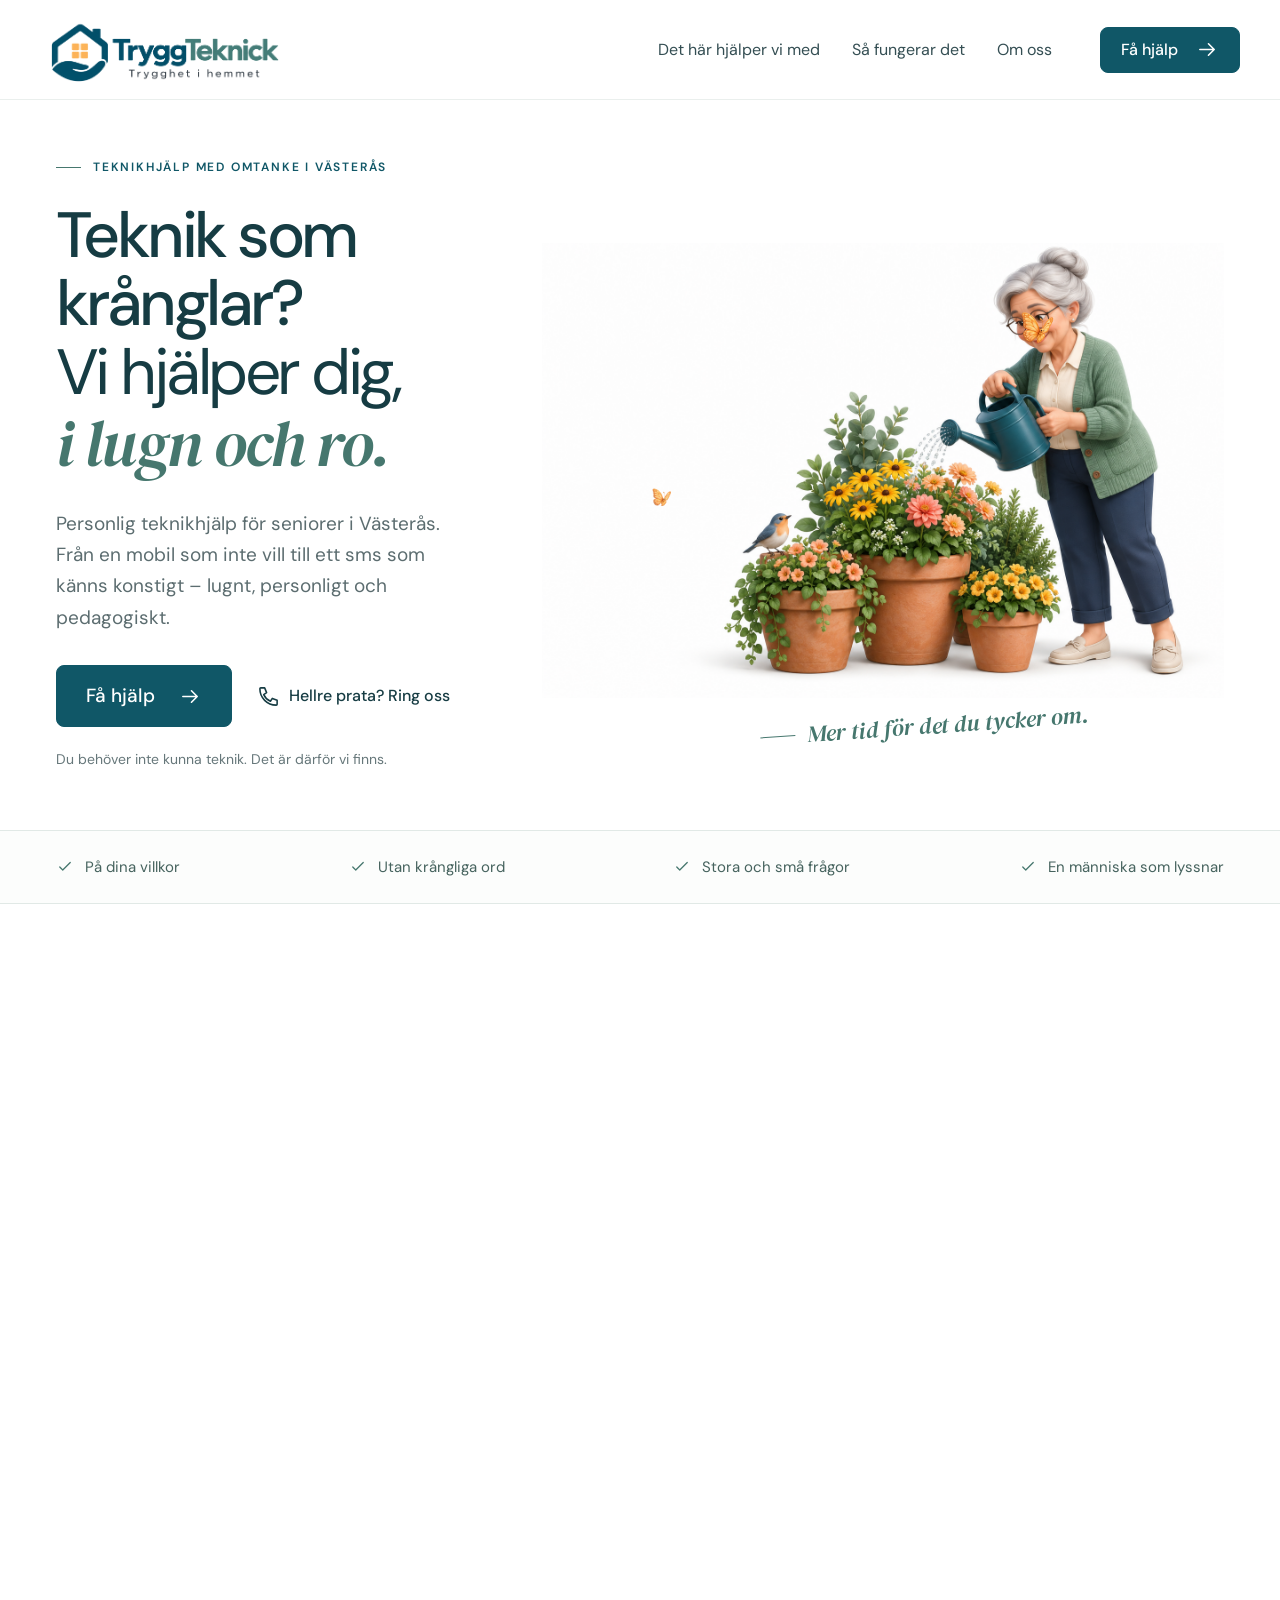
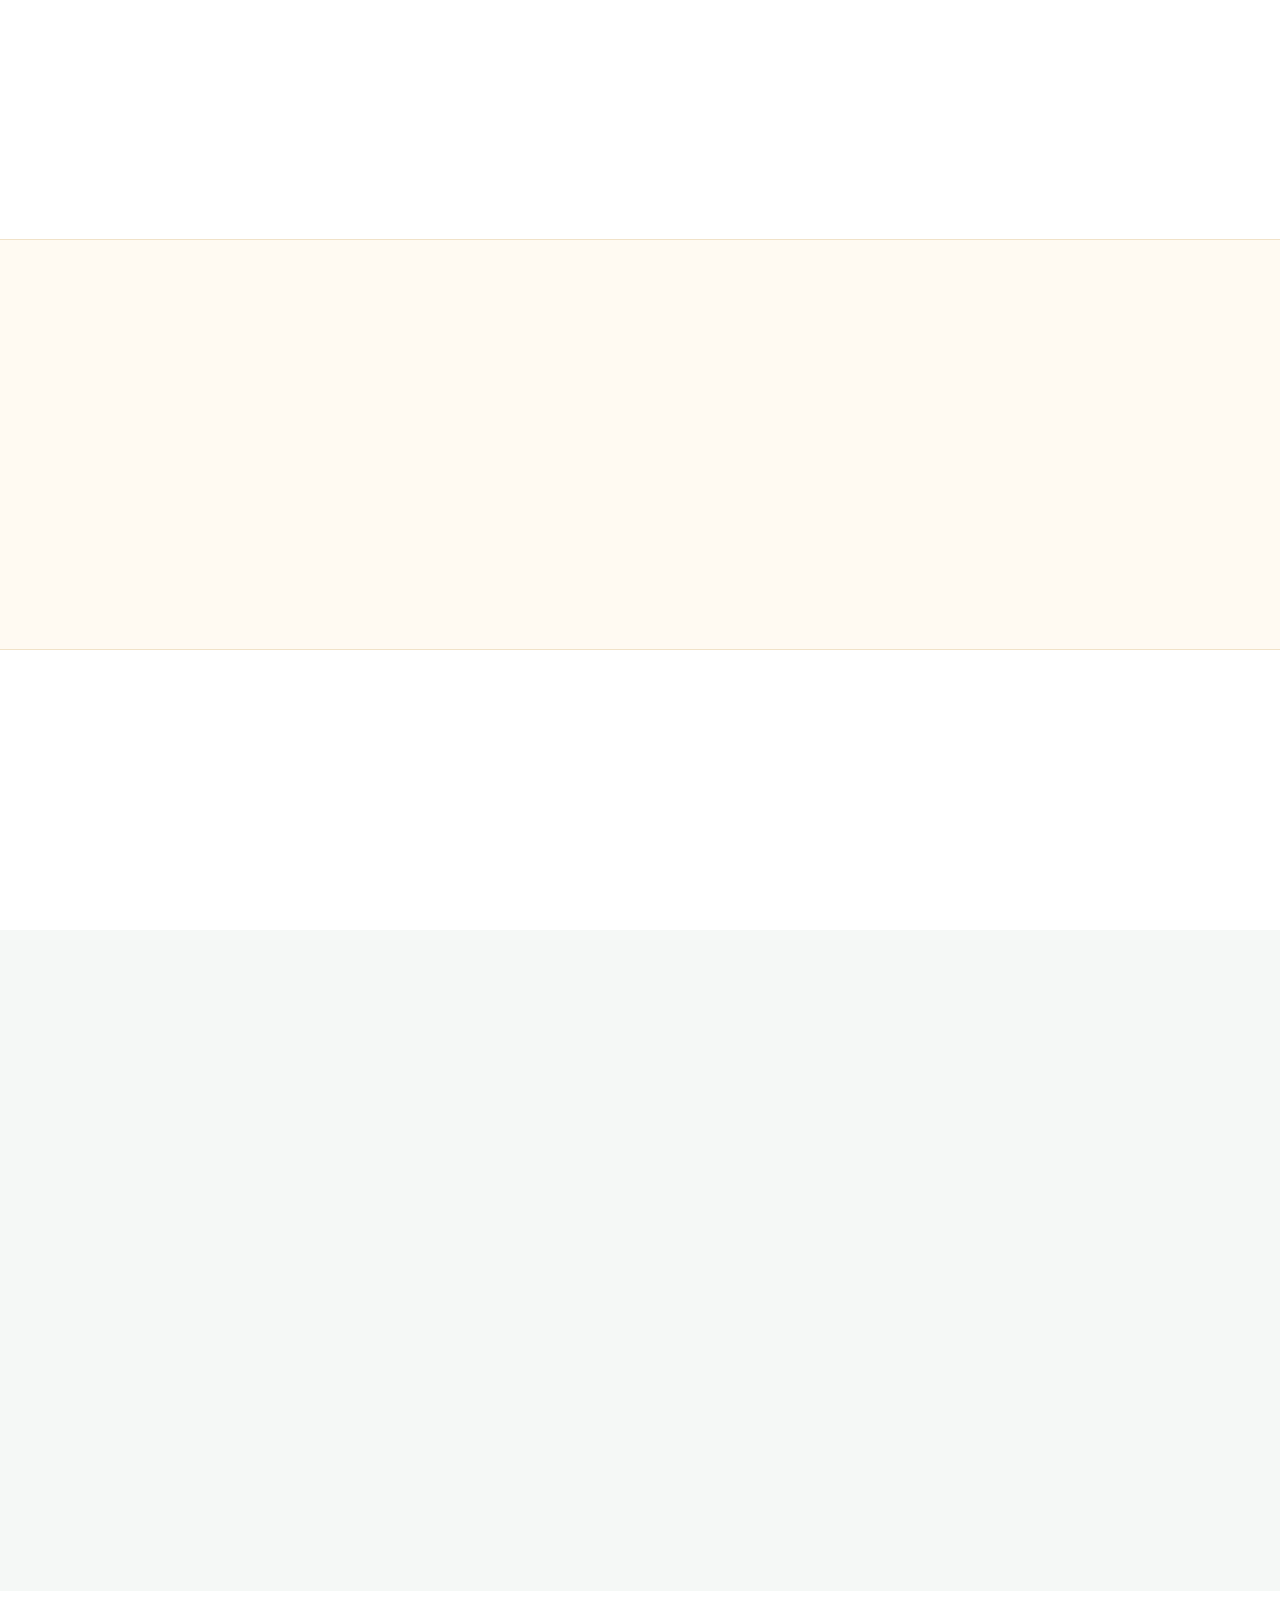
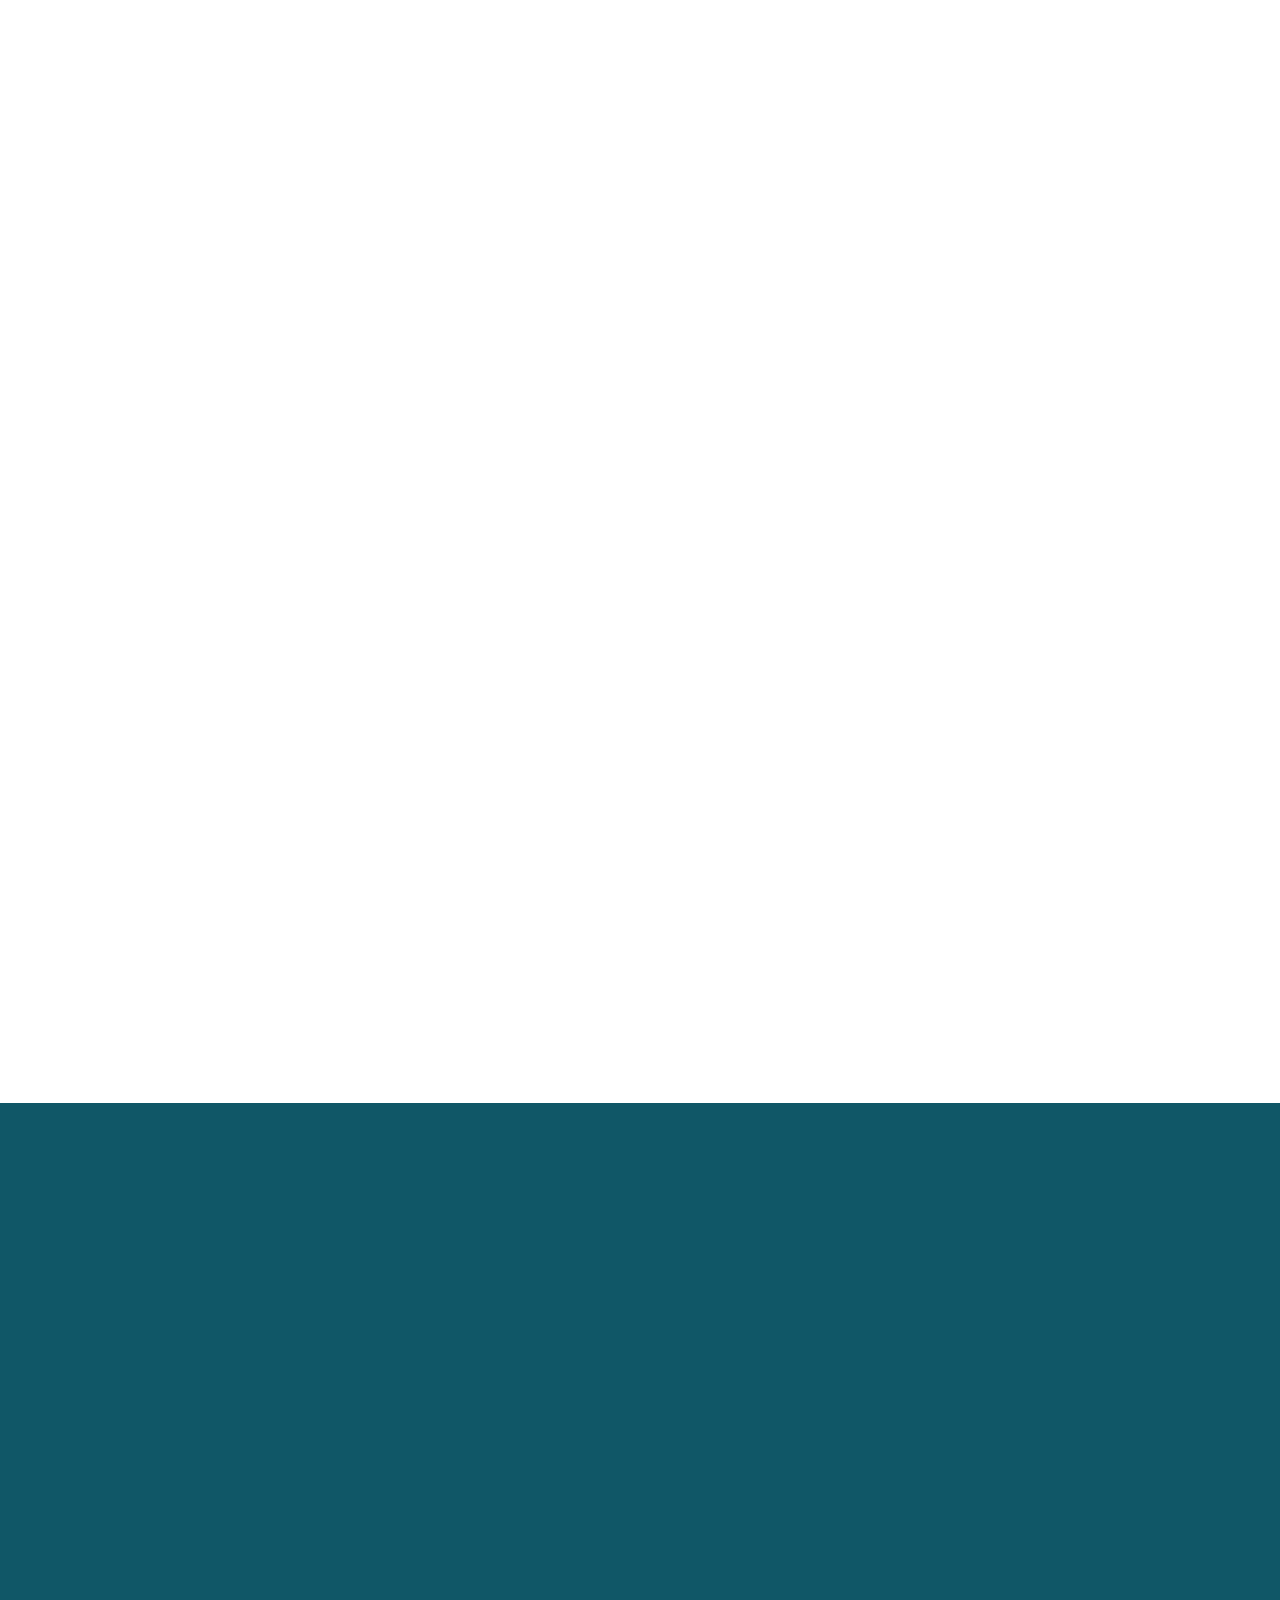
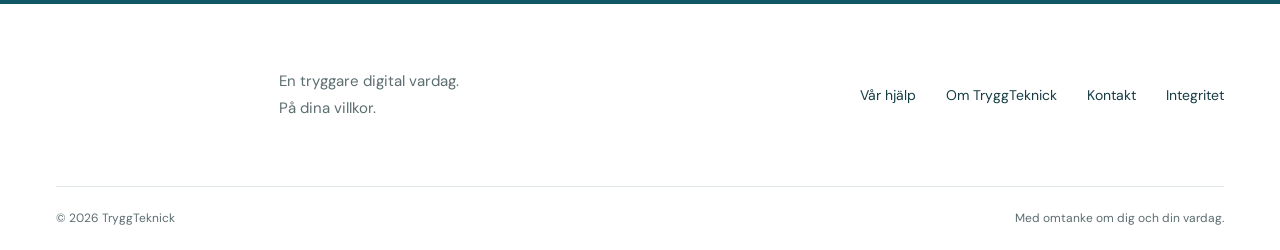
<file: index.html>
<!doctype html>
<html lang="sv">
<head>
<meta charset="utf-8"><meta name="viewport" content="width=device-width,initial-scale=1">
<title>TryggTeknick – teknikhjälp för seniorer i Västerås</title>
<meta name="description" content="Trygg och personlig teknikhjälp för seniorer i Västerås. Hjälp med mobil, dator, surfplatta, Wi-Fi, digitala tjänster och digital trygghet – lugnt och pedagogiskt.">
<meta name="robots" content="index,follow">
<meta name="theme-color" content="#105767">
<meta name="referrer" content="strict-origin-when-cross-origin">
<link rel="canonical" href="https://tryggteknick.se/">
<meta property="og:type" content="website">
<meta property="og:locale" content="sv_SE">
<meta property="og:title" content="TryggTeknick – teknikhjälp för seniorer i Västerås">
<meta property="og:description" content="Trygg och personlig teknikhjälp för seniorer i Västerås – lugnt, personligt och pedagogiskt.">
<meta property="og:url" content="https://tryggteknick.se/">
<meta name="twitter:card" content="summary">
<meta http-equiv="Content-Security-Policy" content="default-src 'self'; img-src 'self' data:; style-src 'self'; font-src 'self'; script-src 'self'; connect-src https://formsubmit.co; form-action https://formsubmit.co; base-uri 'self'; object-src 'none'">
<link rel="icon" type="image/png" href="./assets/favicon.png?v=20260923">
<link rel="stylesheet" href="./assets/fonts.css"><link rel="stylesheet" href="./styles.css"><link rel="stylesheet" href="./site-fixes.css?v=20260923-spacing-4">
<script src="./app.js?v=20260923-form-origin-2" defer></script>
</head>
<body>
<a class="skip-link" href="#main">Hoppa till innehållet</a>
<svg class="icon-definitions" xmlns="http://www.w3.org/2000/svg" aria-hidden="true"><defs>
<symbol id="arrow" viewBox="0 0 24 24"><path d="M4 12h15m-6-6 6 6-6 6"/></symbol>
<symbol id="phone" viewBox="0 0 24 24"><path d="M8 3H4a1 1 0 0 0-1 1c0 9.4 7.6 17 17 17a1 1 0 0 0 1-1v-4l-5-2-2 3a14 14 0 0 1-7-7l3-2Z"/></symbol>
<symbol id="check" viewBox="0 0 24 24"><path d="m5 12 4 4L19 6"/></symbol>
<symbol id="devices" viewBox="0 0 48 48"><rect x="6" y="8" width="29" height="23" rx="3"/><path d="M14 39h16m-8-8v8"/><rect x="30" y="21" width="13" height="22" rx="3"/><path d="M35 37h3"/></symbol>
<symbol id="shield" viewBox="0 0 48 48"><path d="M24 5 8 12v11c0 10 16 19 16 19s16-9 16-19V12Z"/><path d="m16 23 6 6 11-12"/></symbol>
<symbol id="message" viewBox="0 0 48 48"><path d="M10 7h28a5 5 0 0 1 5 5v20a5 5 0 0 1-5 5H21L10 44v-7a5 5 0 0 1-5-5V12a5 5 0 0 1 5-5Z"/><path d="M14 18h20M14 26h13"/></symbol>
<symbol id="chevron" viewBox="0 0 24 24"><path d="m6 9 6 6 6-6"/></symbol>
<symbol id="close" viewBox="0 0 24 24"><path d="m6 6 12 12M6 18 18 6"/></symbol>
<symbol id="pause" viewBox="0 0 24 24"><path d="M9 5v14M15 5v14"/></symbol>
<symbol id="play" viewBox="0 0 24 24"><path d="m8 5 11 7-11 7Z"/></symbol>
</defs></svg>
<header class="site-header">
 <div class="nav-wrap">
  <a class="brand" href="#" aria-label="TryggTeknick, till startsidan"><span class="brand-wordmark"><img src="./assets/tryggteknick-logo-wide.png" alt="TryggTeknick – Trygghet i hemmet" width="2172" height="724"></span></a>
  <nav class="desktop-nav" aria-label="Huvudmeny"><a href="#hjalp">Det här hjälper vi med</a><a href="#sa-funkar-det">Så fungerar det</a><a href="#om-oss">Om oss</a></nav>
  <a class="button nav-cta" href="#kontakt">Få hjälp <svg class="icon"><use href="#arrow"/></svg></a>
  <button class="menu-toggle" aria-expanded="false" aria-controls="mobile-menu" aria-label="Öppna meny"><span></span><span></span></button>
 </div>
 <nav id="mobile-menu" class="mobile-menu" aria-label="Mobilmeny" hidden><a href="#hjalp">Det här hjälper vi med</a><a href="#sa-funkar-det">Så fungerar det</a><a href="#om-oss">Om oss</a><a href="#kontakt">Kontakta oss</a></nav>
</header>
<main id="main">
 <section class="hero container" aria-labelledby="hero-heading">
  <div class="hero-copy">
   <p class="eyebrow"><span class="eyebrow-line"></span> TEKNIKHJÄLP MED OMTANKE I VÄSTERÅS</p>
   <h1 id="hero-heading">Teknik som<br>krånglar?<br><span class="hero-answer">Vi hjälper dig,</span><br><em>i lugn och ro.</em></h1>
   <p class="hero-description">Personlig teknikhjälp för seniorer i Västerås. Från en mobil som inte vill till ett sms som känns konstigt – lugnt, personligt och pedagogiskt.</p>
   <div class="hero-actions"><a class="button button-large" href="#kontakt">Få hjälp <svg class="icon"><use href="#arrow"/></svg></a><a class="text-button" href="tel:+46720470375"><svg class="icon"><use href="#phone"/></svg> Hellre prata? Ring oss</a></div>
   <p class="hero-note">Du behöver inte kunna teknik. Det är därför vi finns.</p>
  </div>
  <div class="hero-visual">
   <div class="garden-scene"><img class="garden-art" src="./assets/garden.png" alt="En glad mormor vattnar blommor i sin trädgård, med en liten fågel som sällskap." width="1536" height="1024" fetchpriority="high"><span class="butterfly butterfly-one" aria-hidden="true"><img src="./assets/butterfly.png" alt="" width="1536" height="1024"></span><span class="butterfly butterfly-two" aria-hidden="true"><img src="./assets/butterfly.png" alt="" width="1536" height="1024"></span></div>
   <div class="scene-caption"><span class="caption-stroke"></span> Mer tid för det du tycker om.</div>
  </div>
 </section>
 <div class="reassurance-strip"><div class="container reassurance-content"><span><svg class="icon"><use href="#check"/></svg> På dina villkor</span><span><svg class="icon"><use href="#check"/></svg> Utan krångliga ord</span><span><svg class="icon"><use href="#check"/></svg> Stora och små frågor</span><span><svg class="icon"><use href="#check"/></svg> En människa som lyssnar</span></div></div>
 <section id="hjalp" class="services section container">
  <div class="section-heading reveal"><div><p class="eyebrow">EN LITE ENKLARE VARDAG</p><h2>Vad kan vi<br>hjälpa dig <em>med?</em></h2></div><p>Inget problem är för litet.<br>Och du behöver inte veta vad det heter.</p></div>
  <div class="service-grid">
   <article class="service-card reveal"><svg class="service-icon"><use href="#devices"/></svg><span class="service-number">01</span><h3>Tekniken hemma</h3><p>Mobilen, datorn, surfplattan eller TV:n. Vi hjälper dig med det som inte fungerar som du vill.</p><ul><li>Komma igång med en ny enhet</li><li>Inställningar, installation och internet</li><li>Få vardagstekniken att fungera</li></ul><button class="service-link" data-help="Tekniken hemma">Det här vill jag ha hjälp med <svg class="icon"><use href="#arrow"/></svg></button></article>
   <article class="service-card reveal"><svg class="service-icon"><use href="#message"/></svg><span class="service-number">02</span><h3>Det digitala vardagslivet</h3><p>En ny app eller en digital tjänst? Vi förklarar steg för steg, i en takt som passar dig.</p><ul><li>Förstå appar och digitala tjänster</li><li>Vägledning kring BankID – du gör alltid koder och godkännanden själv</li><li>Våga prova något nytt</li></ul><button class="service-link" data-help="Appar och digitala tjänster">Det här vill jag ha hjälp med <svg class="icon"><use href="#arrow"/></svg></button></article>
   <article class="service-card service-card-warm reveal"><svg class="service-icon"><use href="#shield"/></svg><span class="service-number">03</span><h3>Tryggare på nätet</h3><p>Ett oväntat sms, mejl eller samtal kan väcka frågor. Vi hjälper dig att förstå vad du ska vara uppmärksam på.</p><ul><li>Prata om misstänkta meddelanden</li><li>Lära känna vanliga varningssignaler</li><li>Bli säkrare i din digitala vardag</li></ul><button class="service-link" data-help="Digital trygghet">Det här vill jag ha hjälp med <svg class="icon"><use href="#arrow"/></svg></button></article>
  </div>
 </section>
 <section id="sakerhet" class="security-section section" aria-labelledby="security-heading">
  <div class="container security-layout reveal">
   <div><p class="eyebrow">DIN SÄKERHET KOMMER FÖRST</p><h2 id="security-heading">Vi hjälper dig.<br><em>Du behåller kontrollen.</em></h2></div>
   <div class="security-points">
    <p><strong>Vi ber aldrig om dina lösenord, PIN-koder eller BankID-koder.</strong></p>
    <p>Du skriver själv in känsliga uppgifter och gör alltid BankID-godkännanden själv.</p>
    <p>Är något oklart eller känns osäkert stannar vi upp och förklarar innan vi går vidare.</p>
   </div>
  </div>
 </section>
 <section class="breathing-space container reveal" aria-label="Vårt sätt att hjälpa"><p>Du ska få tid att leva.<br><span>Inte behöva bråka med tekniken.</span></p><div class="tiny-divider"></div></section>
 <section id="sa-funkar-det" class="how-section section">
  <div class="container how-layout"><div class="how-intro reveal"><p class="eyebrow">DET BÖRJAR MED ETT HEJ</p><h2>Vi tar det<br><em>steg för steg.</em></h2><p>Du behöver inte felsöka först, välja rätt tjänst eller skapa ett konto.</p><a class="text-link" href="#kontakt">Ta första steget <svg class="icon"><use href="#arrow"/></svg></a></div>
   <ol class="steps"><li class="reveal"><span class="step-index">1</span><div><h3>Berätta vad som händer</h3><p>Ring eller beskriv ditt problem med dina egna ord. ”Den där saken fungerar inte” är en bra början.</p></div></li><li class="reveal"><span class="step-index">2</span><div><h3>Vi hittar rätt hjälp tillsammans</h3><p>Vi lyssnar, ställer frågor och går igenom hur vi kan hjälpa dig. Du får veta upplägg och pris innan du bestämmer dig.</p></div></li><li class="reveal"><span class="step-index">3</span><div><h3>Du får hjälp i din egen takt</h3><p>Vi förklarar så att du förstår. Och du får alltid fråga en gång till.</p></div></li></ol>
  </div>
 </section>
 <section id="om-oss" class="about-section section container">
  <div class="about-visual reveal"><img src="./assets/coffee.png" width="1024" height="1024" loading="lazy" alt="Mormor sitter bekvämt med sin telefon och en kopp kaffe."></div>
  <div class="about-copy reveal"><p class="eyebrow">MÄNNISKAN FÖRST. TEKNIKEN SEDAN.</p><h2>Lite mer trygghet.<br><em>Lite mindre krångel.</em></h2><p>Teknik kan göra livet enklare. Men ibland behöver man en hjälpande hand. Det betyder inte att man inte kan själv.</p><p>TryggTeknick hjälper seniorer i Västerås som vill känna sig säkrare i en digital vardag. Vi möter dig där du är, med tålamod, tydliga förklaringar och respekt för din tid.</p><p class="about-signoff">Du sköter livet. Vi hjälper till med tekniken.</p></div>
 </section>
 <section class="questions section container" aria-labelledby="faq-heading"><div class="questions-intro reveal"><p class="eyebrow">BRA ATT VETA</p><h2 id="faq-heading">Kanske undrar <em>du...</em></h2><p>Här är svar på några vanliga frågor.</p></div><div class="faq-list reveal">
  <details><summary>Måste jag kunna något om teknik?<svg class="icon"><use href="#chevron"/></svg></summary><p>Nej. Beskriv vad som händer, precis som du skulle berätta det för en vän. Vi hjälper dig att reda ut resten och förklarar utan krångliga ord.</p></details>
  <details><summary>Kan jag kontakta er för en liten fråga?<svg class="icon"><use href="#chevron"/></svg></summary><p>Ja. Frågor om inställningar, en app eller ett meddelande är också välkomna. Du behöver inte ha ett stort teknikproblem för att be om hjälp.</p></details>
  <details><summary>Kan jag ordna hjälp åt en anhörig?<svg class="icon"><use href="#chevron"/></svg></summary><p>Ja. Berätta vad din anhöriga behöver hjälp med, så pratar vi om ett upplägg tillsammans med personen som ska få hjälpen.</p></details>
  <details><summary>Hur arbetar ni med BankID och känsliga uppgifter?<svg class="icon"><use href="#chevron"/></svg></summary><p>Vi ber aldrig om lösenord, PIN-koder eller BankID-koder. Du skriver själv in känsliga uppgifter och gör själv alla BankID-godkännanden.</p></details>
  <details><summary>Vad kostar hjälpen?<svg class="icon"><use href="#chevron"/></svg></summary><p>Det beror på vad du behöver hjälp med. Vi går igenom upplägg och pris med dig innan du bestämmer dig. En prislista är ännu inte publicerad.</p></details>
  <details><summary>Hur kontaktar jag er?<svg class="icon"><use href="#chevron"/></svg></summary><p>Använd formuläret under Kontakt för att skicka din fråga till tryggteknick@gmail.com. Ange din e-postadress så att vi kan svara. Du kan också ringa oss på <a href="tel:+46720470375">072 047 03 75</a>.</p></details>
 </div></section>
 <section id="kontakt" class="contact-section"><div class="container contact-layout"><div class="contact-copy reveal"><p class="eyebrow">EN HJÄLPANDE HAND FINNS NÄRA</p><h2>Ska vi göra<br>det lite <em>enklare?</em></h2><p>Börja med att berätta vad du funderar på.<br>Du behöver inte ha alla svar.</p><p class="availability">Vi hjälper i första hand seniorer i Västerås. Kontakta oss via formuläret, mejl eller telefon.</p></div><div class="contact-options reveal">
  <article id="ring-oss" class="contact-option"><div class="contact-icon"><svg class="icon"><use href="#phone"/></svg></div><div><h3>Prata med oss</h3><p>För dig som hellre vill ringa.</p><a class="contact-link" href="tel:+46720470375">072 047 03 75</a></div></article>
  <article class="contact-option"><div class="contact-icon"><svg class="icon"><use href="#message"/></svg></div><div><h3>Skriv med egna ord</h3><p>Berätta vad du vill ha hjälp med.</p><button class="contact-link" data-help="">Beskriv din fråga <svg class="icon"><use href="#arrow"/></svg></button><small>Du kan också mejla tryggteknick@gmail.com direkt.</small></div></article>
 </div></div></section>
</main>
<footer><div class="container footer-main"><a href="#" aria-label="TryggTeknick, till toppen"><img class="footer-logo" src="./assets/tryggteknick-logo.png" alt="TryggTeknick – Trygghet i hemmet" width="807" height="531" loading="lazy"></a><p>En tryggare digital vardag.<br>På dina villkor.</p><nav aria-label="Sidfot"><a href="#hjalp">Vår hjälp</a><a href="#om-oss">Om TryggTeknick</a><a href="#kontakt">Kontakt</a><a href="./integritet.html">Integritet</a></nav></div><div class="container footer-bottom"><span>© <span id="year">2026</span> TryggTeknick</span><span>Med omtanke om dig och din vardag.</span></div></footer>
<dialog id="help-dialog" aria-labelledby="dialog-title"><div class="dialog-content">
<button class="dialog-close" type="button" aria-label="Stäng"><svg class="icon"><use href="#close"/></svg></button>
<p class="eyebrow">VI BÖRJAR HÄR</p><h2 id="dialog-title">Vad behöver du<br><em>hjälp med?</em></h2><p>Du behöver inte använda tekniska ord.</p>
<form id="help-form" action="https://formsubmit.co/tryggteknick@gmail.com" method="POST" accept-charset="UTF-8">
<input type="hidden" name="_subject" value="Ny fråga från TryggTeknicks hemsida">
<input type="hidden" name="_url" value="https://tryggteknick.se/">
<input type="hidden" name="_template" value="table">
<input class="hp-field" type="text" name="_honey" tabindex="-1" autocomplete="off" aria-hidden="true">
<label for="help-category">Vad handlar din fråga om?</label>
<select id="help-category" name="category"><option value="">Jag är inte riktigt säker</option><option>Tekniken hemma</option><option>Appar och digitala tjänster</option><option>Digital trygghet</option><option>Något annat</option></select>
<label for="help-email">Din e-postadress</label><input id="help-email" type="email" name="email" autocomplete="email" maxlength="254" required aria-describedby="email-hint"><p id="email-hint" class="field-hint">Så att vi kan svara på din fråga.</p>
<label for="help-description">Berätta med egna ord</label><textarea id="help-description" name="message" rows="4" minlength="5" maxlength="1500" required placeholder="Till exempel: Jag har en ny mobil och vill ha hjälp att komma igång."></textarea>
<p class="form-safety">Skriv inte lösenord, PIN-koder, BankID-koder, kortuppgifter eller andra känsliga uppgifter.</p>
<p class="field-hint">Din fråga förmedlas via FormSubmit till vår e-post. <a id="help-privacy-link" href="./integritet.html">Läs om personuppgifter och lagringstid</a>.</p>
<button class="button form-submit" type="submit">Skicka fråga <svg class="icon"><use href="#arrow"/></svg></button>
<p id="help-status" class="field-hint" role="status" aria-live="polite"></p>
</form></div></dialog>
<div id="help-thanks" class="help-thanks" hidden><p role="status" aria-live="polite">Tack för ditt meddelande!</p><button id="dismiss-thanks" type="button" aria-label="Stäng tackmeddelandet">Stäng</button></div>
</body></html>
</file>
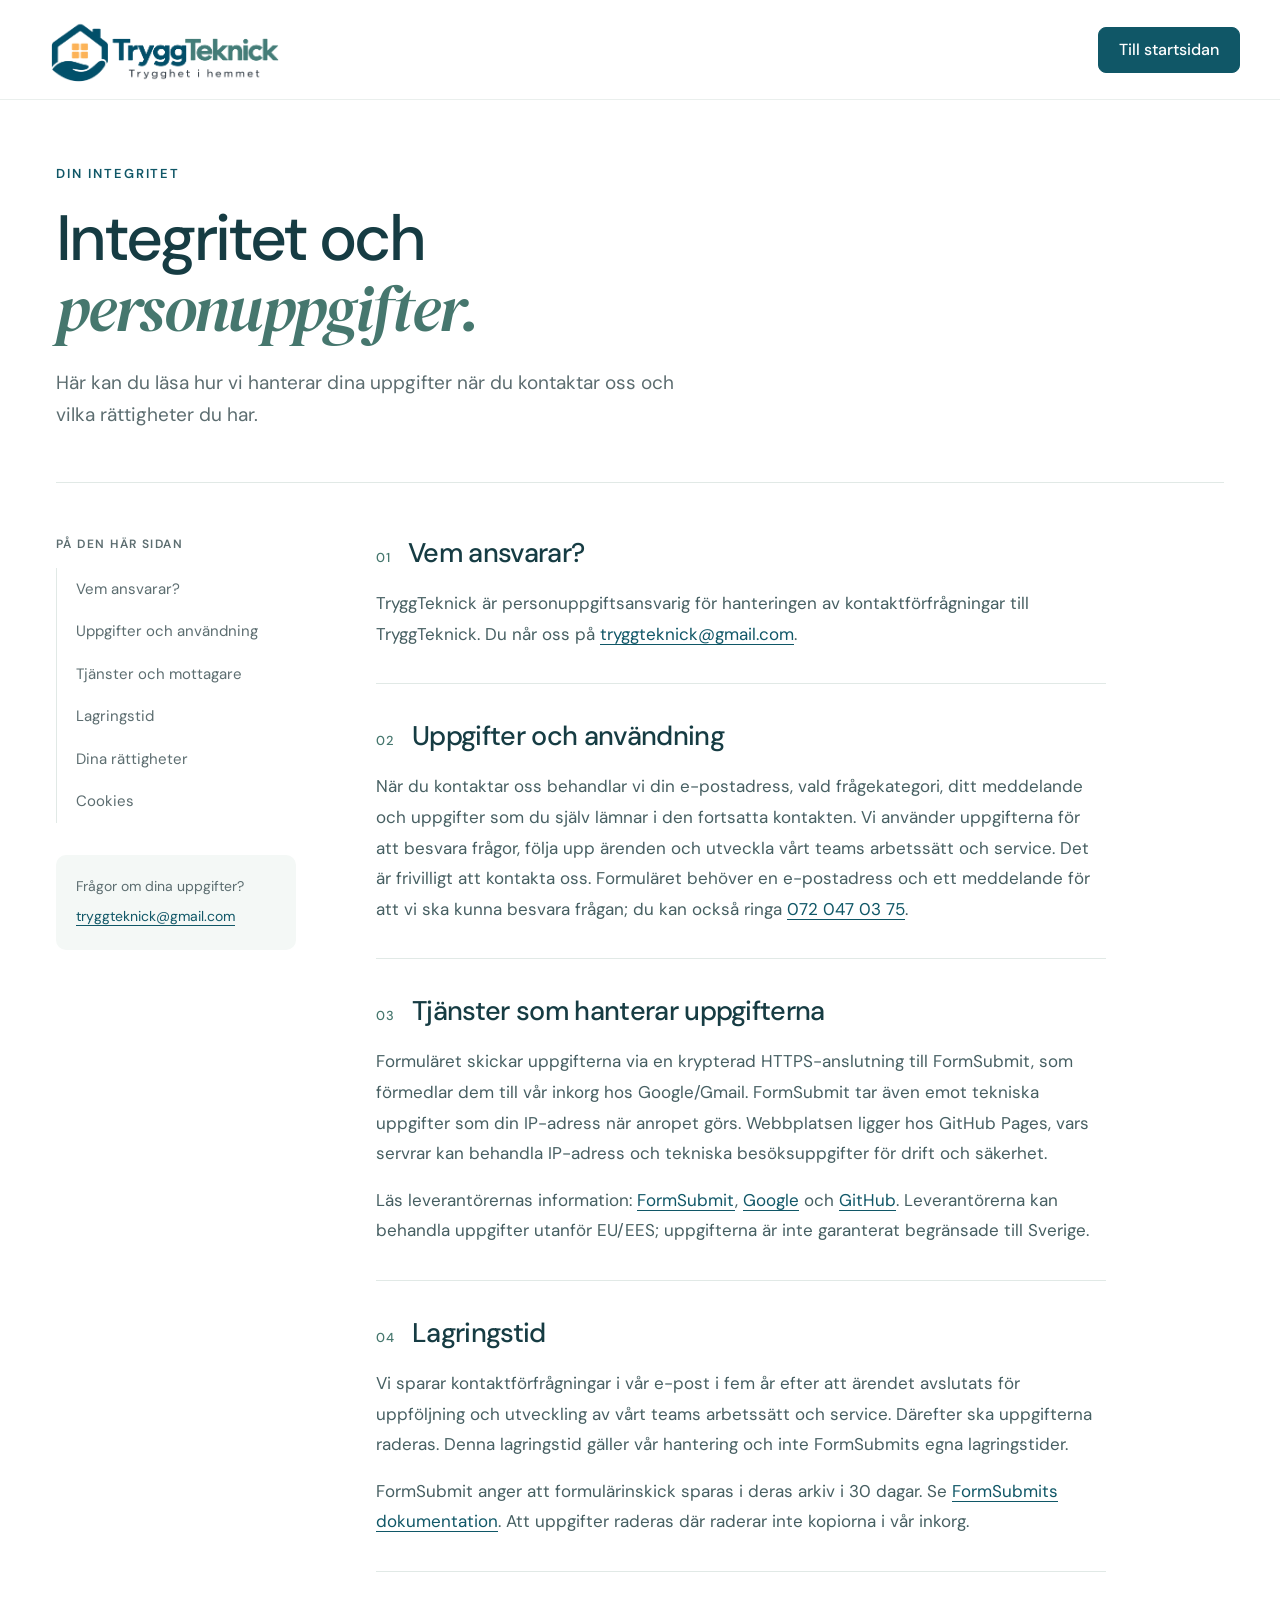
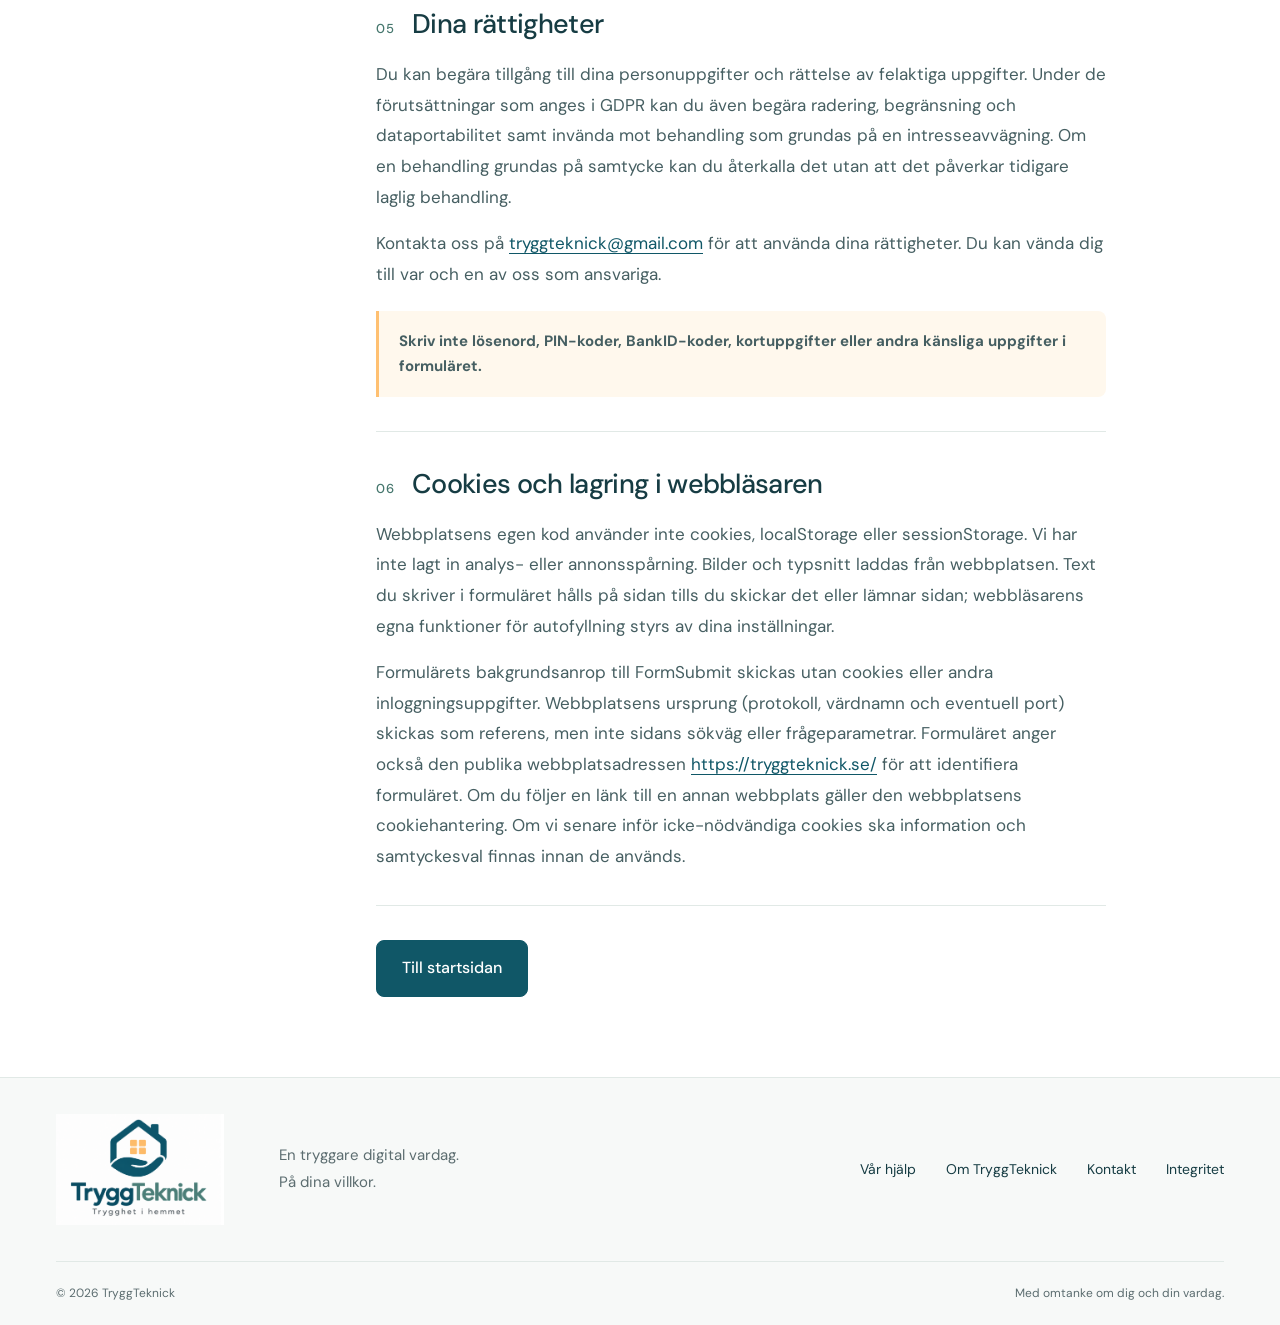
<file: integritet.html>
<!doctype html>
<html lang="sv">
<head>
<meta charset="utf-8">
<meta name="viewport" content="width=device-width,initial-scale=1">
<title>Integritet och personuppgifter – TryggTeknick</title>
<meta name="description" content="Information om hur TryggTeknick behandlar personuppgifter, lagringstid, rättigheter och cookies.">
<meta name="robots" content="index,follow">
<meta name="theme-color" content="#105767">
<meta name="referrer" content="strict-origin-when-cross-origin">
<link rel="canonical" href="https://tryggteknick.se/integritet.html">
<meta http-equiv="Content-Security-Policy" content="default-src 'self'; img-src 'self' data:; style-src 'self'; font-src 'self'; base-uri 'self'; object-src 'none'">
<link rel="icon" type="image/png" href="./assets/favicon.png?v=20260923">
<link rel="stylesheet" href="./assets/fonts.css">
<link rel="stylesheet" href="./styles.css">
<link rel="stylesheet" href="./site-fixes.css?v=20260923-logo-2"><link rel="stylesheet" href="./privacy.css?v=1">
</head>
<body class="privacy-document">
<a class="skip-link" href="#main">Hoppa till innehållet</a>
<header class="site-header">
 <div class="nav-wrap">
  <a class="brand" href="./" aria-label="TryggTeknick, till startsidan"><span class="brand-wordmark"><img src="./assets/tryggteknick-logo-wide.png" alt="TryggTeknick – Trygghet i hemmet" width="2172" height="724"></span></a>
  <a class="button nav-cta" href="./">Till startsidan</a>
 </div>
</header>
<main id="main" class="privacy-page">
 <header class="container privacy-intro">
  <p class="eyebrow">DIN INTEGRITET</p>
  <h1>Integritet och<br><em>personuppgifter.</em></h1>
  <p>Här kan du läsa hur vi hanterar dina uppgifter när du kontaktar oss och vilka rättigheter du har.</p>
 </header>
 <div class="container privacy-layout">
  <aside class="privacy-navigation" aria-label="Sidans innehåll">
   <h2>På den här sidan</h2>
   <nav aria-label="Integritetsinformation">
    <a href="#ansvar">Vem ansvarar?</a>
    <a href="#anvandning">Uppgifter och användning</a>
    <a href="#tjanster">Tjänster och mottagare</a>
    <a href="#lagring">Lagringstid</a>
    <a href="#rattigheter">Dina rättigheter</a>
    <a href="#kakor">Cookies</a>
   </nav>
   <div class="privacy-contact"><p>Frågor om dina uppgifter?</p><a href="mailto:tryggteknick@gmail.com">tryggteknick@gmail.com</a></div>
  </aside>
  <article class="privacy-content" aria-label="Integritetspolicy">
  <section class="privacy-topic" id="ansvar">
  <h2><span class="privacy-number" aria-hidden="true">01</span>Vem ansvarar?</h2>
  <p>TryggTeknick är personuppgiftsansvarig för hanteringen av kontaktförfrågningar till TryggTeknick. Du når oss på <a href="mailto:tryggteknick@gmail.com">tryggteknick@gmail.com</a>.</p>

  </section><section class="privacy-topic" id="anvandning"><h2><span class="privacy-number" aria-hidden="true">02</span>Uppgifter och användning</h2>
  <p>När du kontaktar oss behandlar vi din e-postadress, vald frågekategori, ditt meddelande och uppgifter som du själv lämnar i den fortsatta kontakten. Vi använder uppgifterna för att besvara frågor, följa upp ärenden och utveckla vårt teams arbetssätt och service. Det är frivilligt att kontakta oss. Formuläret behöver en e-postadress och ett meddelande för att vi ska kunna besvara frågan; du kan också ringa <a href="tel:+46720470375">072 047 03 75</a>.</p>

  </section><section class="privacy-topic" id="tjanster"><h2><span class="privacy-number" aria-hidden="true">03</span>Tjänster som hanterar uppgifterna</h2>
  <p>Formuläret skickar uppgifterna via en krypterad HTTPS-anslutning till FormSubmit, som förmedlar dem till vår inkorg hos Google/Gmail. FormSubmit tar även emot tekniska uppgifter som din IP-adress när anropet görs. Webbplatsen ligger hos GitHub Pages, vars servrar kan behandla IP-adress och tekniska besöksuppgifter för drift och säkerhet.</p>
  <p>Läs leverantörernas information: <a href="https://formsubmit.co/privacy.pdf">FormSubmit</a>, <a href="https://policies.google.com/privacy?hl=sv">Google</a> och <a href="https://docs.github.com/en/site-policy/privacy-policies/github-general-privacy-statement">GitHub</a>. Leverantörerna kan behandla uppgifter utanför EU/EES; uppgifterna är inte garanterat begränsade till Sverige.</p>

  </section><section class="privacy-topic" id="lagring"><h2><span class="privacy-number" aria-hidden="true">04</span>Lagringstid</h2>
  <p>Vi sparar kontaktförfrågningar i vår e-post i fem år efter att ärendet avslutats för uppföljning och utveckling av vårt teams arbetssätt och service. Därefter ska uppgifterna raderas. Denna lagringstid gäller vår hantering och inte FormSubmits egna lagringstider.</p>
  <p>FormSubmit anger att formulärinskick sparas i deras arkiv i 30 dagar. Se <a href="https://formsubmit.co/documentation">FormSubmits dokumentation</a>. Att uppgifter raderas där raderar inte kopiorna i vår inkorg.</p>

  </section><section class="privacy-topic" id="rattigheter"><h2><span class="privacy-number" aria-hidden="true">05</span>Dina rättigheter</h2>
  <p>Du kan begära tillgång till dina personuppgifter och rättelse av felaktiga uppgifter. Under de förutsättningar som anges i GDPR kan du även begära radering, begränsning och dataportabilitet samt invända mot behandling som grundas på en intresseavvägning. Om en behandling grundas på samtycke kan du återkalla det utan att det påverkar tidigare laglig behandling.</p>
  <p>Kontakta oss på <a href="mailto:tryggteknick@gmail.com">tryggteknick@gmail.com</a> för att använda dina rättigheter. Du kan vända dig till var och en av oss som ansvariga.</p>
  <p class="privacy-warning"><strong>Skriv inte lösenord, PIN-koder, BankID-koder, kortuppgifter eller andra känsliga uppgifter i formuläret.</strong></p>

  </section><section class="privacy-topic" id="kakor"><h2><span class="privacy-number" aria-hidden="true">06</span>Cookies och lagring i webbläsaren</h2>
  <p>Webbplatsens egen kod använder inte cookies, localStorage eller sessionStorage. Vi har inte lagt in analys- eller annonsspårning. Bilder och typsnitt laddas från webbplatsen. Text du skriver i formuläret hålls på sidan tills du skickar det eller lämnar sidan; webbläsarens egna funktioner för autofyllning styrs av dina inställningar.</p>
  <p>Formulärets bakgrundsanrop till FormSubmit skickas utan cookies eller andra inloggningsuppgifter. Webbplatsens ursprung (protokoll, värdnamn och eventuell port) skickas som referens, men inte sidans sökväg eller frågeparametrar. Formuläret anger också den publika webbplatsadressen <a href="https://tryggteknick.se/">https://tryggteknick.se/</a> för att identifiera formuläret. Om du följer en länk till en annan webbplats gäller den webbplatsens cookiehantering. Om vi senare inför icke-nödvändiga cookies ska information och samtyckesval finnas innan de används.</p>

  </section><p class="privacy-back"><a class="button" href="./">Till startsidan</a></p>
 </article></div>
</main>
<footer>
 <div class="container footer-main">
  <a href="./" aria-label="TryggTeknick, till startsidan"><img class="footer-logo" src="./assets/tryggteknick-logo.png" alt="TryggTeknick – Trygghet i hemmet" width="807" height="531" loading="lazy"></a>
  <p>En tryggare digital vardag.<br>På dina villkor.</p>
  <nav aria-label="Sidfot"><a href="./#hjalp">Vår hjälp</a><a href="./#om-oss">Om TryggTeknick</a><a href="./#kontakt">Kontakt</a><a href="./integritet.html" aria-current="page">Integritet</a></nav>
 </div>
 <div class="container footer-bottom"><span>© 2026 TryggTeknick</span><span>Med omtanke om dig och din vardag.</span></div>
</footer>
</body>
</html>
</file>
<file: assets/fonts.css>
@font-face {
  font-family: 'DM Sans';
  font-style: normal;
  font-weight: 400;
  font-display: swap;
  src: url(./font-3.ttf) format('truetype');
}
@font-face {
  font-family: 'DM Sans';
  font-style: normal;
  font-weight: 500;
  font-display: swap;
  src: url(./font-2.ttf) format('truetype');
}
@font-face {
  font-family: 'DM Sans';
  font-style: normal;
  font-weight: 600;
  font-display: swap;
  src: url(./font-1.ttf) format('truetype');
}
@font-face {
  font-family: 'DM Sans';
  font-style: normal;
  font-weight: 700;
  font-display: swap;
  src: url(./font-0.ttf) format('truetype');
}
@font-face {
  font-family: 'DM Serif Display';
  font-style: italic;
  font-weight: 400;
  font-display: swap;
  src: url(./font-4.ttf) format('truetype');
}
@font-face {
  font-family: 'DM Serif Display';
  font-style: normal;
  font-weight: 400;
  font-display: swap;
  src: url(./font-5.ttf) format('truetype');
}
</file>
<file: styles.css>
.help-thanks{position:fixed;bottom:24px;left:50%;transform:translateX(-50%);z-index:100;display:flex;align-items:center;gap:20px;width:max-content;max-width:calc(100% - 32px);padding:18px 24px;background:#105767;color:white;border-radius:12px;box-shadow:0 6px 30px #0003}.help-thanks[hidden]{display:none}.help-thanks p{color:white}.help-thanks button{background:none;border:0;color:white;text-decoration:underline;padding:8px}.form-submit:disabled{opacity:.65;cursor:wait}
input[type=email]{width:100%;border:1px solid #bccfca;border-radius:7px;padding:12px;background:#fff;color:var(--ink);font-size:16px}input:focus-visible{outline:3px solid #da8c21;outline-offset:5px}
:root{--ink:#163c43;--teal:#105767;--green:#50877d;--muted:#5c6d70;--line:#e1e9e6;--pale:#f4f8f6;--yellow:#ffc071;--white:#fff;font-family:'DM Sans',Arial,sans-serif;color:var(--ink);font-synthesis:none;scroll-behavior:smooth;scroll-padding-top:110px}*{box-sizing:border-box}body{margin:0;background:#fff;font-size:18px;line-height:1.6}button,input,select,textarea{font:inherit}button,a{-webkit-tap-highlight-color:transparent}button{cursor:pointer}a{color:inherit;text-decoration:none}button{color:inherit}button:disabled{cursor:default}img{max-width:100%;display:block}h1,h2,h3,p{margin:0}h1,h2,h3{font-weight:500;line-height:1.14}h1,h2{letter-spacing:-.055em}h3{letter-spacing:-.025em}em{font-family:'DM Serif Display',Georgia,serif;font-weight:400;color:var(--green);letter-spacing:-.025em}h2{font-size:clamp(38px,4.4vw,60px)}h3{font-size:25px}p{color:var(--muted)}.container{width:min(1280px,calc(100% - 112px));margin-inline:auto}.section{padding-block:112px}.icon{width:23px;height:23px;flex:none;fill:none;stroke:currentColor;stroke-width:1.65;stroke-linecap:round;stroke-linejoin:round}.icon-definitions{position:absolute;width:0;height:0;overflow:hidden}.eyebrow{font-size:13px;font-weight:600;letter-spacing:.15em;line-height:1.5;color:var(--teal);margin-bottom:24px}.button{display:inline-flex;align-items:center;justify-content:center;gap:24px;min-height:52px;padding:13px 25px;border:1px solid var(--teal);border-radius:8px;background:var(--teal);color:#fff;font-weight:500;font-size:17px;transition:background .2s,transform .2s}.button:hover{background:#0b414d;transform:translateY(-2px)}.button-large{min-height:62px;padding-inline:29px;font-size:19px}.text-button,.text-link{display:inline-flex;align-items:center;gap:12px;font-weight:500;font-size:17px}.text-button:hover,.text-link:hover{text-decoration:underline;text-underline-offset:5px}.text-link{border:0;background:transparent;padding:0;color:var(--teal)}a:focus-visible,button:focus-visible,summary:focus-visible,select:focus-visible,textarea:focus-visible{outline:3px solid #da8c21;outline-offset:5px}.skip-link{position:fixed;left:20px;top:-90px;padding:12px 20px;background:var(--teal);color:white;z-index:1000}.skip-link:focus{top:12px}.site-header{position:sticky;top:0;z-index:30;background:rgba(255,255,255,.96);border-bottom:1px solid rgba(225,233,230,.7);backdrop-filter:blur(12px)}.nav-wrap{width:min(1360px,calc(100% - 80px));margin:auto;height:99px;display:flex;align-items:center;justify-content:space-between;gap:28px}.brand{display:block;flex:none}.brand-wordmark{display:block;position:relative;width:208px;height:37px;overflow:hidden}.brand-wordmark img{position:absolute;max-width:none;width:250px;height:auto;top:-100px;left:-21px}.desktop-nav{display:flex;gap:32px;margin-left:auto;margin-right:20px;font-size:16px}.desktop-nav a{padding-block:12px;color:#344e53}.desktop-nav a:hover{color:var(--teal);text-decoration:underline;text-underline-offset:7px}.nav-cta{min-height:46px;padding:9px 20px;font-size:16px;gap:18px}.menu-toggle{display:none;background:none;border:1px solid var(--line);border-radius:8px;width:44px;height:44px;padding:11px}.menu-toggle span{display:block;background:var(--teal);height:2px;margin:5px 0}.mobile-menu{padding:12px 24px 24px;border-top:1px solid var(--line)}.mobile-menu a{display:block;padding:10px}.mobile-menu[hidden]{display:none}.hero{display:grid;grid-template-columns:1fr 1.05fr;align-items:center;min-height:730px;padding-top:58px;padding-bottom:60px;gap:0}.hero-copy{position:relative;z-index:2}.hero .eyebrow{display:flex;align-items:center;gap:12px;font-size:12px;margin-bottom:26px}.eyebrow-line{height:1px;width:25px;background:var(--green)}h1{font-size:clamp(52px,5vw,73px);line-height:1.07}.hero-answer{font-weight:400}.hero h1 em{line-height:1.16}.hero-description{font-size:19px;line-height:1.65;max-width:425px;margin-top:26px}.hero-actions{display:flex;align-items:center;gap:25px;margin-top:32px;flex-wrap:wrap}.hero-actions .text-button{font-size:16px;gap:9px}.hero-note{font-size:14px;margin-top:21px;color:#66777a}.hero-visual{position:relative;min-width:0;align-self:stretch;display:flex;flex-direction:column;justify-content:center;margin-right:0}.garden-scene{position:relative;width:114%;margin-left:-14%;margin-top:60px}.garden-art{width:100%;height:auto;aspect-ratio:1.5;object-fit:contain;transform-origin:55% 80%;animation:garden-breathe 7s ease-in-out infinite}.butterfly{position:absolute;object-fit:contain;z-index:3;pointer-events:none}.butterfly-one{width:60px;height:60px;right:23%;top:12%;animation:butterfly-flight 11s ease-in-out infinite}.butterfly-two{width:35px;height:35px;left:15%;top:52%;animation:butterfly-flight 15s ease-in-out -5s infinite;opacity:.9}.scene-caption{align-self:center;margin-top:10px;display:flex;align-items:center;gap:12px;font-family:'DM Serif Display',Georgia,serif;font-style:italic;font-size:23px;color:var(--green);transform:rotate(-4deg)}.caption-stroke{width:35px;height:1px;background:var(--green)}.motion-toggle{margin-top:40px;align-self:flex-end;display:flex;gap:7px;align-items:center;background:none;border:0;border-bottom:1px solid var(--line);padding:7px 0;font-size:12px;color:var(--muted)}.motion-toggle .icon{width:15px;height:15px}.reassurance-strip{border-top:1px solid var(--line);border-bottom:1px solid var(--line);background:#fcfdfc}.reassurance-content{display:flex;justify-content:space-between;padding-block:24px;gap:24px}.reassurance-content span{display:flex;align-items:center;gap:11px;font-size:15px;color:#46635e}.reassurance-content .icon{color:var(--green);width:18px;height:18px}.section-heading{display:flex;align-items:end;justify-content:space-between;gap:50px;margin-bottom:45px}.section-heading>p{font-size:18px;padding-bottom:7px}.service-grid{display:grid;grid-template-columns:repeat(3,1fr);gap:20px}.service-card{position:relative;background:var(--pale);border-radius:14px;padding:31px 30px 26px;display:flex;flex-direction:column;min-height:458px;transition:transform .25s}.service-card:hover{transform:translateY(-5px)}.service-card-warm{background:#fff6e9}.service-icon{width:45px;height:45px;fill:none;stroke:var(--teal);stroke-width:1.55;stroke-linecap:round;stroke-linejoin:round;margin-bottom:35px}.service-number{position:absolute;right:28px;top:33px;font-size:13px;color:#748782}.service-card h3{font-size:23px;margin-bottom:16px}.service-card p{font-size:16px;line-height:1.7}.service-card ul{padding:0;margin:22px 0 32px;list-style:none;font-size:14px;color:#506362}.service-card li{padding-left:17px;position:relative;margin-block:8px}.service-card li:before{content:'·';position:absolute;left:0;font-size:22px;line-height:1.05}.service-link{display:flex;justify-content:space-between;align-items:center;gap:9px;padding:18px 0 0;border:0;border-top:1px solid #dce6e0;background:none;text-align:left;margin-top:auto;font-size:14px;font-weight:600;color:var(--teal)}.service-link .icon{width:18px}.service-link:hover{text-decoration:underline;text-underline-offset:4px}.breathing-space{padding-top:22px;padding-bottom:110px;text-align:center}.breathing-space p{font-size:clamp(27px,3.2vw,43px);line-height:1.35;letter-spacing:-.035em;color:var(--ink)}.breathing-space p span{font-family:'DM Serif Display',Georgia,serif;font-style:italic;color:var(--green)}.tiny-divider{width:48px;height:3px;background:var(--yellow);margin:35px auto 0;border-radius:5px}.how-section{background:#f5f8f6}.how-layout{display:grid;grid-template-columns:1fr 1.2fr;gap:100px}.how-intro>p:not(.eyebrow){max-width:340px;margin-block:24px 30px;font-size:18px}.steps{list-style:none;padding:0;margin:0}.steps li{display:flex;align-items:flex-start;gap:28px;padding:28px 0;border-bottom:1px solid #dce6e0}.steps li:first-child{padding-top:0}.steps li:last-child{border-bottom:0;padding-bottom:0}.step-index{flex:none;width:43px;height:43px;border:1px solid #c9d9d1;border-radius:50%;display:grid;place-items:center;color:var(--green);font-family:'DM Serif Display',Georgia,serif;font-size:23px}.steps h3{font-size:23px;margin:7px 0 11px}.steps p{font-size:16px;max-width:420px;line-height:1.7}.about-section{display:grid;grid-template-columns:1fr 1fr;gap:80px;align-items:center;padding-top:105px}.about-visual{min-width:0}.about-visual img{width:100%;aspect-ratio:1.1;object-fit:contain}.about-copy h2{font-size:clamp(37px,3.8vw,53px)}.about-copy>p:not(.eyebrow){margin-top:23px;font-size:17px;line-height:1.75;max-width:490px}.about-copy .about-signoff{font-weight:600;color:var(--teal);font-size:17px}.questions{display:grid;grid-template-columns:.9fr 1.2fr;gap:80px;padding-top:25px}.questions h2{font-size:45px}.questions-intro>p:last-child{margin-top:20px;font-size:17px}.faq-list{border-top:1px solid var(--line)}details{border-bottom:1px solid var(--line)}summary{cursor:pointer;list-style:none;padding:23px 0;display:flex;align-items:center;justify-content:space-between;gap:25px;font-size:18px;font-weight:500}summary::-webkit-details-marker{display:none}summary .icon{width:20px;height:20px;transition:transform .2s}details[open] summary .icon{transform:rotate(180deg)}details p{font-size:16px;line-height:1.75;padding:0 34px 25px 0}.contact-section{background:var(--teal);padding:86px 0;color:#fff}.contact-layout{display:grid;grid-template-columns:1fr 1fr;gap:85px;align-items:center}.contact-section .eyebrow{color:#c5ddd7}.contact-section h2{font-size:clamp(45px,4.5vw,62px);color:#fff}.contact-section h2 em{color:var(--yellow)}.contact-copy>p:not(.eyebrow){color:#d5e6e6;margin-top:24px;font-size:18px}.contact-copy .availability{font-size:13px!important;max-width:315px;color:#c5d9dc!important;margin-top:30px!important}.contact-options{border-top:1px solid #457883}.contact-option{display:flex;gap:22px;padding:26px 0;border-bottom:1px solid #457883;scroll-margin-top:125px}.contact-icon{width:45px;height:45px;flex:none;display:grid;place-items:center;border:1px solid #68939b;border-radius:50%;color:#d5e6e6}.contact-icon .icon{width:21px;height:21px}.contact-option h3{font-size:23px;color:#fff;margin-bottom:5px}.contact-option p{font-size:16px;color:#c8dfe0}.contact-pending{display:block;font-size:17px;color:#ffe0b0;margin-top:10px}.contact-link{display:flex;align-items:center;gap:22px;border:0;background:none;color:#ffe0b0;padding:10px 0 0;font-weight:500;font-size:18px}.contact-link:hover{text-decoration:underline;text-underline-offset:5px}.contact-option small{display:block;color:#c8dfe0;font-size:12px;margin-top:8px}.footer-main{display:flex;align-items:center;gap:55px;padding-block:36px}.footer-logo{width:168px;height:auto}.footer-main>p{font-size:15px;line-height:1.8}.footer-main nav{display:flex;gap:30px;margin-left:auto;font-size:14px}.footer-main nav a:hover{text-decoration:underline}.footer-bottom{border-top:1px solid var(--line);padding-block:22px;display:flex;justify-content:space-between;font-size:12px;color:var(--muted)}dialog{width:min(610px,calc(100% - 32px));max-height:calc(100dvh - 40px);padding:0;border:1px solid var(--line);border-radius:18px;box-shadow:0 24px 100px #092d3930;color:var(--ink)}dialog::backdrop{background:#113b4659;backdrop-filter:blur(5px)}.dialog-content{padding:40px;position:relative}.dialog-close{position:absolute;right:17px;top:17px;width:38px;height:38px;display:grid;place-items:center;background:var(--pale);border:0;border-radius:50%}.dialog-content .eyebrow{font-size:12px;margin:5px 0 20px}.dialog-content h2{font-size:43px}.dialog-content>p:not(.eyebrow){font-size:17px;margin-top:15px}.preview-notice{font-size:14px;background:#fff6e9;border-left:3px solid var(--yellow);padding:13px 16px;margin:22px 0;color:#615140;line-height:1.6}form label{display:block;font-size:16px;font-weight:600;margin:20px 0 8px}select,textarea{width:100%;border:1px solid #bccfca;border-radius:7px;padding:12px;background:#fff;color:var(--ink);font-size:16px}textarea{resize:vertical;min-height:130px}textarea::placeholder{color:#6e7e7d}.field-hint{font-size:13px;margin:5px 0 22px}.form-submit{width:100%}.prepared-text{white-space:pre-wrap;overflow-wrap:anywhere;background:var(--pale);padding:18px;border-radius:8px;font-size:16px;margin-block:20px;max-height:250px;overflow:auto}.result-actions{display:flex;align-items:center;gap:20px;flex-wrap:wrap}#help-result h3{font-size:25px;margin-bottom:12px}#help-result>p{font-size:16px}#copy-status{margin-top:15px!important;min-height:24px;color:var(--teal)}body.dialog-open{overflow:hidden}.reveal{opacity:1}.js-reveal{opacity:0;transform:translateY(20px);transition:opacity .7s ease,transform .7s ease}.js-reveal.is-visible{opacity:1;transform:none}.motion-paused .garden-art,.motion-paused .butterfly{animation-play-state:paused!important}@keyframes garden-breathe{0%,100%{transform:translateY(0) rotate(-.15deg)}50%{transform:translateY(-5px) rotate(.15deg)}}@keyframes butterfly-flight{0%,100%{transform:translate(0,0) rotate(-10deg) scaleX(.9)}25%{transform:translate(24px,-28px) rotate(15deg) scaleX(.62)}50%{transform:translate(-6px,-48px) rotate(-15deg) scaleX(1)}75%{transform:translate(-34px,-12px) rotate(7deg) scaleX(.7)}}
@media(min-width:1600px){.hero{min-height:780px}.hero h1{font-size:78px}.garden-scene{width:120%;margin-left:-20%}}
@media(max-width:1100px){.container{width:calc(100% - 64px)}.nav-wrap{width:calc(100% - 48px)}.desktop-nav{gap:22px;margin-right:0;font-size:14px}.brand-wordmark{width:182px;height:32px}.brand-wordmark img{width:220px;left:-18px;top:-88px}.hero{min-height:650px;padding-top:45px}.hero h1{font-size:58px}.hero-visual{margin-right:0}.hero-description{font-size:18px}.hero-actions{gap:20px}.hero-actions .text-button{font-size:14px}.service-card{padding:26px 23px}.service-card h3{font-size:22px}.how-layout{gap:65px}.about-section,.questions,.contact-layout{gap:50px}.about-copy h2{font-size:44px}.reassurance-content{gap:20px}.reassurance-content span{font-size:13px}.section{padding-block:88px}.questions{padding-top:10px}.footer-main{gap:30px}.footer-main nav{gap:18px}}
@media(max-width:800px){.desktop-nav{display:none}.nav-wrap{height:82px;gap:15px}.nav-cta{margin-left:auto}.menu-toggle{display:block}.hero{grid-template-columns:1fr 1fr;min-height:610px;gap:0}.hero h1{font-size:48px}.hero .eyebrow{font-size:10px;letter-spacing:.1em;gap:7px}.hero-description{font-size:17px;max-width:355px}.hero-note{font-size:12px}.hero-actions .text-button{font-size:15px}.hero-visual{margin-right:0;align-self:center}.garden-scene{width:138%;margin-left:-38%;margin-top:20px}.scene-caption{font-size:18px;margin-top:25px;white-space:nowrap}.motion-toggle{margin-top:45px}.reassurance-content{display:grid;grid-template-columns:1fr 1fr;gap:15px 25px;max-width:600px}.reassurance-content span{font-size:14px}.section-heading{gap:25px}.section-heading>p{font-size:16px}.service-grid{grid-template-columns:1fr;gap:16px}.service-card{display:grid;grid-template-columns:45px 1fr;column-gap:25px;min-height:0;padding:26px}.service-card>h3,.service-card>p,.service-card>ul,.service-card>.service-link{grid-column:2}.service-icon{grid-column:1;grid-row:1/4;margin-bottom:0}.service-number{display:none}.service-card h3{font-size:24px}.service-card ul{margin:10px 0 18px}.service-link{font-size:15px}.how-layout{grid-template-columns:1fr 1.2fr;gap:35px}.steps li{gap:17px}.steps h3{font-size:21px}.how-intro h2{font-size:40px}.how-intro>p:not(.eyebrow){font-size:16px}.about-section{gap:25px}.about-copy h2{font-size:35px}.about-copy .eyebrow{font-size:10px}.about-copy>p:not(.eyebrow){font-size:16px}.questions{grid-template-columns:1fr;gap:32px}.questions h2{font-size:44px}.contact-layout{gap:30px}.contact-section h2{font-size:48px}.contact-option{gap:14px}.contact-icon{width:36px;height:36px}.contact-option h3{font-size:21px}.contact-pending{font-size:15px}.footer-main{flex-wrap:wrap;gap:20px}.footer-main nav{width:100%;margin-left:0;padding-bottom:15px;justify-content:space-between}.footer-logo{width:150px}}
@media(max-width:560px){.container{width:calc(100% - 40px)}.nav-wrap{width:calc(100% - 32px);height:76px;gap:10px}.brand-wordmark{width:145px;height:25px}.brand-wordmark img{width:174px;left:-15px;top:-69px}.nav-cta{padding:9px 13px;min-height:42px;font-size:14px;gap:10px}.nav-cta .icon{width:17px}.menu-toggle{width:40px;height:40px;padding:8px}.hero{grid-template-columns:1fr;padding-top:45px;padding-bottom:30px;min-height:0}.hero .eyebrow{font-size:11px;letter-spacing:.1em;margin-bottom:24px}.hero h1{font-size:clamp(49px,13.2vw,67px);line-height:1.07}.hero-description{font-size:18px;max-width:410px;margin-top:22px}.hero-actions{margin-top:26px;gap:19px;align-items:flex-start;flex-direction:column}.button-large{min-height:57px;font-size:18px;padding-inline:25px}.hero-note{font-size:13px;margin-top:17px}.hero-visual{margin-top:5px;margin-right:0;align-self:auto}.garden-scene{width:112%;margin-left:-6%;margin-top:5px}.scene-caption{font-size:20px;margin-top:0}.motion-toggle{margin-top:23px;font-size:12px}.butterfly-one{width:44px;height:44px}.butterfly-two{width:27px;height:27px}.reassurance-content{padding-block:20px;gap:13px 15px}.reassurance-content span{font-size:12px;gap:7px}.reassurance-content .icon{width:15px;height:15px}.section{padding-block:65px}.section-heading{display:block;margin-bottom:29px}.section-heading>p{margin-top:22px;font-size:16px}.section-heading>p br{display:none}h2{font-size:43px}.eyebrow{font-size:11px;margin-bottom:19px}.service-card{display:flex;padding:27px 25px}.service-icon{width:37px;height:37px;margin-bottom:26px}.service-number{display:block}.service-card h3{font-size:24px}.service-card p{font-size:16px}.service-card ul{font-size:14px;margin:18px 0 25px}.service-link{font-size:14px}.breathing-space{padding-top:5px;padding-bottom:64px}.breathing-space p{font-size:28px}.tiny-divider{margin-top:26px}.how-layout{grid-template-columns:1fr;gap:38px}.how-intro h2{font-size:44px}.how-intro>p:not(.eyebrow){max-width:360px;font-size:17px;margin-block:20px 23px}.steps li{gap:20px;padding-block:25px}.steps h3{font-size:22px}.steps p{font-size:16px}.step-index{width:38px;height:38px;font-size:21px}.about-section{grid-template-columns:1fr;gap:25px}.about-visual{max-width:400px;justify-self:center;width:100%}.about-copy .eyebrow{font-size:11px}.about-copy h2{font-size:42px}.about-copy>p:not(.eyebrow){font-size:17px}.questions{padding-top:10px;gap:28px}.questions h2{font-size:39px}.questions-intro>p:last-child{font-size:16px}.faq-list summary{font-size:17px;padding-block:22px;gap:15px}.faq-list p{font-size:16px;padding-right:15px}.contact-section{padding:60px 0}.contact-layout{grid-template-columns:1fr;gap:35px}.contact-section h2{font-size:52px}.contact-copy>p:not(.eyebrow){font-size:17px}.contact-copy .availability{font-size:13px!important;margin-top:22px!important}.contact-option{gap:20px}.contact-option h3{font-size:23px}.contact-pending{font-size:17px}.contact-option small{font-size:12px}.contact-icon{width:40px;height:40px}.footer-main{gap:15px;padding-block:25px}.footer-logo{width:136px}.footer-main>p{font-size:13px}.footer-main nav{font-size:14px;gap:12px;padding-top:12px}.footer-bottom{display:block;font-size:12px}.footer-bottom span{display:block;margin-bottom:5px}.dialog-content{padding:33px 23px 27px}.dialog-content h2{font-size:37px}.dialog-content>p:not(.eyebrow){font-size:16px}.dialog-content .eyebrow{font-size:11px}.preview-notice{font-size:13px;padding:12px}.dialog-close{right:12px;top:12px;width:33px;height:33px}.result-actions{gap:20px}}
@media(prefers-reduced-motion:reduce){:root{scroll-behavior:auto}*,*::before,*::after{animation:none!important;transition:none!important}.js-reveal{opacity:1;transform:none}.button:hover,.service-card:hover{transform:none}}

.butterfly img{width:100%;height:100%;object-fit:contain;animation:wing-flutter .48s ease-in-out infinite alternate}.motion-paused .butterfly img{animation-play-state:paused!important}@keyframes wing-flutter{from{transform:scaleX(.55) rotate(-3deg)}to{transform:scaleX(1) rotate(3deg)}}

.service-card ul{font-size:16px}.service-link{font-size:16px}.motion-toggle{font-size:14px}.reassurance-content span{font-size:15px}@media(max-width:560px){.reassurance-content span{font-size:14px}.service-link{font-size:15px}}
</file>
<file: site-fixes.css>
:root{--green:#46776e}
.about-section.section{padding-block:12px}
.about-visual img{height:auto}
@media(max-width:560px){.about-section.section{padding-block:12px}}
.brand-wordmark{width:250px;height:auto;overflow:visible}
.brand-wordmark img{position:static;display:block;width:100%;max-width:100%;height:auto}
@media(max-width:800px){.brand-wordmark{width:210px}}
@media(max-width:560px){.brand-wordmark{width:180px}}
@media(max-width:360px){.brand-wordmark{width:155px}}
.hp-field{position:absolute!important;width:1px!important;height:1px!important;padding:0!important;margin:-1px!important;overflow:hidden!important;clip:rect(0,0,0,0)!important;white-space:nowrap!important;border:0!important}
.security-section{background:#fffaf2;border-top:1px solid #f1e2c8;border-bottom:1px solid #f1e2c8}
.security-layout{display:grid;grid-template-columns:1fr 1fr;gap:80px;align-items:start}
.security-points{display:grid;gap:18px}
.security-points p{font-size:17px;line-height:1.75}
.security-points strong{color:var(--ink)}
.form-safety{margin:8px 0 20px;padding:12px 14px;border-left:3px solid var(--yellow);background:#fff8ec;border-radius:0 6px 6px 0;color:#4f5f61;font-size:14px;line-height:1.55}
.privacy-section{background:#f7f9f8;border-top:1px solid var(--line)}
.privacy-content{padding-block:70px 90px;max-width:900px}
.privacy-content h1{font-size:clamp(42px,5vw,64px);margin-bottom:24px;letter-spacing:-.05em}
.privacy-content h2{font-size:28px;margin-top:34px;margin-bottom:14px;letter-spacing:-.03em}
.privacy-content h3{font-size:20px;margin-top:26px;line-height:1.4}
#help-privacy-link{text-decoration:underline;text-underline-offset:3px;color:var(--teal)}
#integritet,#kakor{scroll-margin-top:110px}
.privacy-content p{font-size:15px;line-height:1.7;margin-top:10px}
.privacy-content a,.faq-list a{text-decoration:underline;text-underline-offset:3px;color:var(--teal)}
.privacy-back{margin-top:38px}
@media(max-width:800px){.security-layout{gap:40px}}
@media(max-width:560px){.security-layout{grid-template-columns:1fr;gap:28px}.security-points p{font-size:16px}.privacy-content{padding-block:44px 60px}.privacy-content h1{font-size:40px}.privacy-content h2{font-size:25px}}
</file>
<file: privacy.css>
.privacy-document{background:#fff}
.privacy-intro{padding-block:64px 52px;border-bottom:1px solid var(--line)}
.privacy-intro .eyebrow{margin-bottom:20px}
.privacy-intro h1{font-size:clamp(40px,5vw,66px);max-width:850px;line-height:1.1;letter-spacing:-.045em}
.privacy-intro>p:last-child{max-width:620px;margin-top:22px;font-size:19px;line-height:1.65}
.privacy-layout{display:grid;grid-template-columns:240px minmax(0,1fr);gap:80px;align-items:start;padding-block:52px 80px}
.privacy-navigation{position:sticky;top:130px}
.privacy-navigation h2{font:600 12px/1.5 'DM Sans',sans-serif;letter-spacing:.12em;text-transform:uppercase;color:var(--muted);margin-bottom:15px}
.privacy-navigation nav{display:grid;border-left:1px solid var(--line)}
.privacy-navigation nav a{padding:10px 0 10px 18px;font-size:15px;line-height:1.5;color:var(--muted);border-left:2px solid transparent;margin-left:-1px}
.privacy-navigation nav a:hover{color:var(--teal);border-left-color:var(--teal);background:#f5f8f6}
.privacy-contact{margin-top:32px;padding:20px;background:var(--pale);border-radius:10px}
.privacy-contact p{font-size:14px;line-height:1.6}
.privacy-contact a{display:inline-block;margin-top:8px;font-size:14px;color:var(--teal);text-decoration:underline;text-underline-offset:4px;overflow-wrap:anywhere}
.privacy-document .privacy-content{width:100%;max-width:730px;margin:0;padding:0;min-width:0}
.privacy-topic{padding:0 0 34px;margin-bottom:34px;border-bottom:1px solid var(--line);scroll-margin-top:130px}
.privacy-document .privacy-content h2{display:flex;align-items:baseline;gap:18px;font-size:27px;line-height:1.3;letter-spacing:-.025em;margin:0 0 18px}
.privacy-number{flex:none;font-size:13px;letter-spacing:.04em;color:var(--green);font-weight:500}
.privacy-document .privacy-content p{font-size:17px;line-height:1.8;margin:0 0 16px;color:#465f62;overflow-wrap:anywhere}
.privacy-document .privacy-content p:last-child{margin-bottom:0}
.privacy-document .privacy-content a:not(.button){color:var(--teal);text-decoration:underline;text-underline-offset:4px}
.privacy-document .privacy-content .privacy-warning{margin-top:22px;padding:18px 20px;background:#fff8ed;border-left:3px solid var(--yellow);border-radius:0 8px 8px 0;font-size:15px;line-height:1.65}
.privacy-document .privacy-content .privacy-back{margin:0}
.privacy-document .privacy-back .button{color:#fff;text-decoration:none;font-size:16px;min-height:48px}
.privacy-document footer{background:#f7f9f8;border-top:1px solid var(--line)}
.privacy-document .footer-main nav{flex-wrap:wrap}
@media(max-width:1000px){.privacy-layout{grid-template-columns:200px minmax(0,1fr);gap:40px}}
@media(max-width:700px){.privacy-intro{padding-block:36px 32px}.privacy-intro h1{font-size:clamp(36px,8vw,48px)}.privacy-intro>p:last-child{font-size:17px;margin-top:18px}.privacy-layout{grid-template-columns:1fr;gap:32px;padding-block:28px 48px}.privacy-navigation{position:static}.privacy-navigation nav{grid-template-columns:1fr 1fr;border:1px solid var(--line);border-radius:10px;overflow:hidden;background:#f7f9f8;padding:8px}.privacy-navigation nav a{border:0;margin:0;padding:9px;font-size:14px}.privacy-contact{display:none}.privacy-document .privacy-content h2{font-size:24px;gap:12px}.privacy-document .privacy-content p{font-size:16px;line-height:1.8}.privacy-topic{scroll-margin-top:100px;padding-bottom:28px;margin-bottom:28px}}
@media(prefers-reduced-motion:reduce){.privacy-document{scroll-behavior:auto}}
</file>
